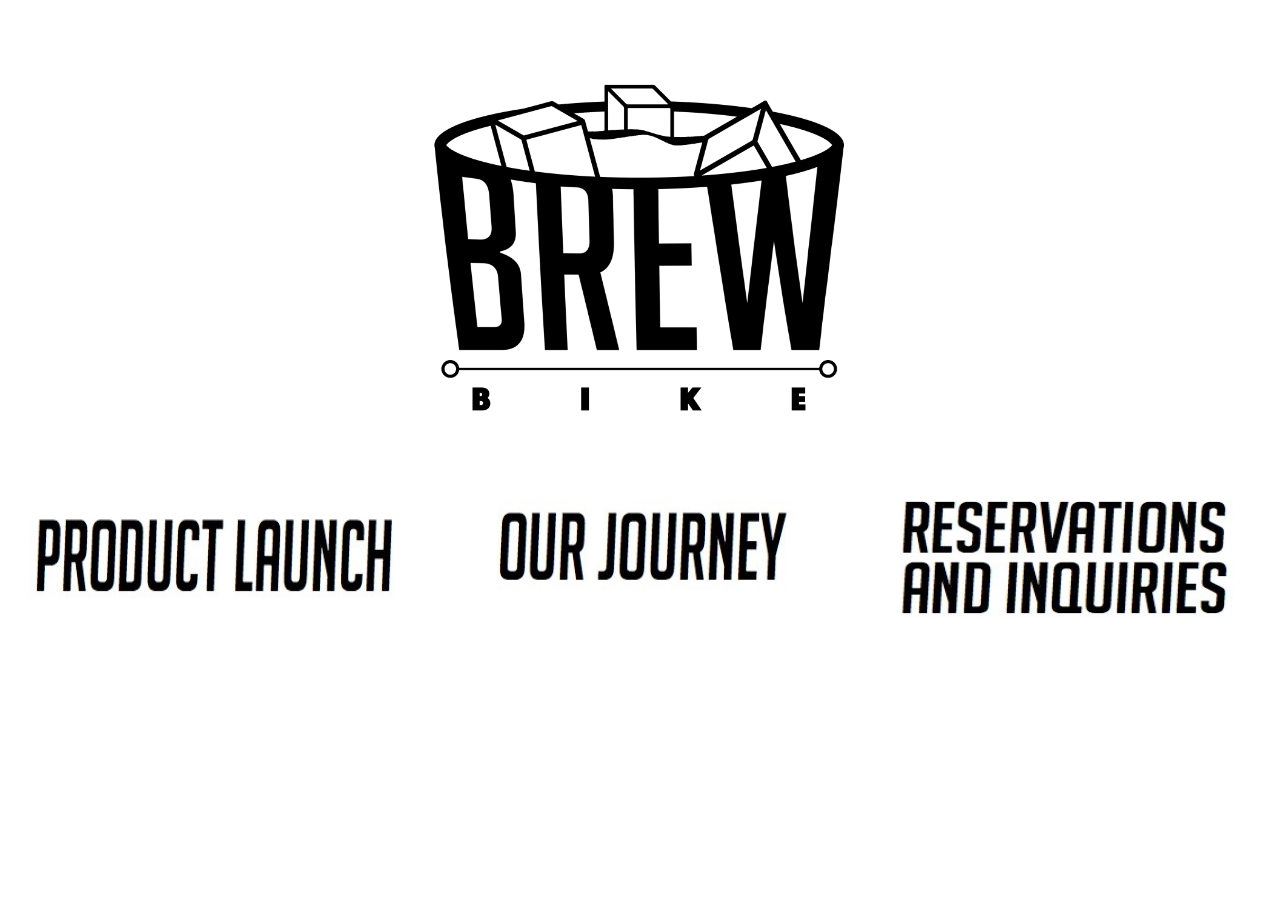
<file: html/index.html>
<!DOCTYPE html>
<html lang="en">
  <head>
    <meta charset="utf-8">
    <meta http-equiv="X-UA-Compatible" content="IE=edge">
    <meta name="viewport" content="width=device-width, initial-scale=1">
    <!-- The above 3 meta tags *must* come first in the head; any other head content must come *after* these tags -->
    <title>Brew Bike</title>
    <link rel="icon" href="../Brew Bike Logo (5).png" type="image/x-icon">
    <link href="../css/bootstrap.min.css" rel="stylesheet">
    <link href="../css/cover.css" rel="stylesheet">
  </head>

  <body>

  <!-- Home page -->
  <div class = "container-fluid"> 
      <img class = "logo" src = "../Brew Bike Logo.png"> 
  </div>

  <div class = "container-fluid">
    <div class = "row">
      <div class="col-md-4">
        <a href="PL.html"><img
          class = "PL" src="../1.jpg"></img></a>
      </div> 
      <div class="col-md-4" id="OJ">
        <a href="https://www.indiegogo.com/projects/brewbike-northwestern-s-first-mobile-coffee-shop#/"><img
          class = "OJ" src="../2.jpg"></img></a>
      </div>  
      <div class="col-md-4" id="I">
        <a href="I.html"><img
          class = "I" src="../3.jpg"></img></a>
      </div>
    </div>
  </div>

  </body>
  </html>
</file>
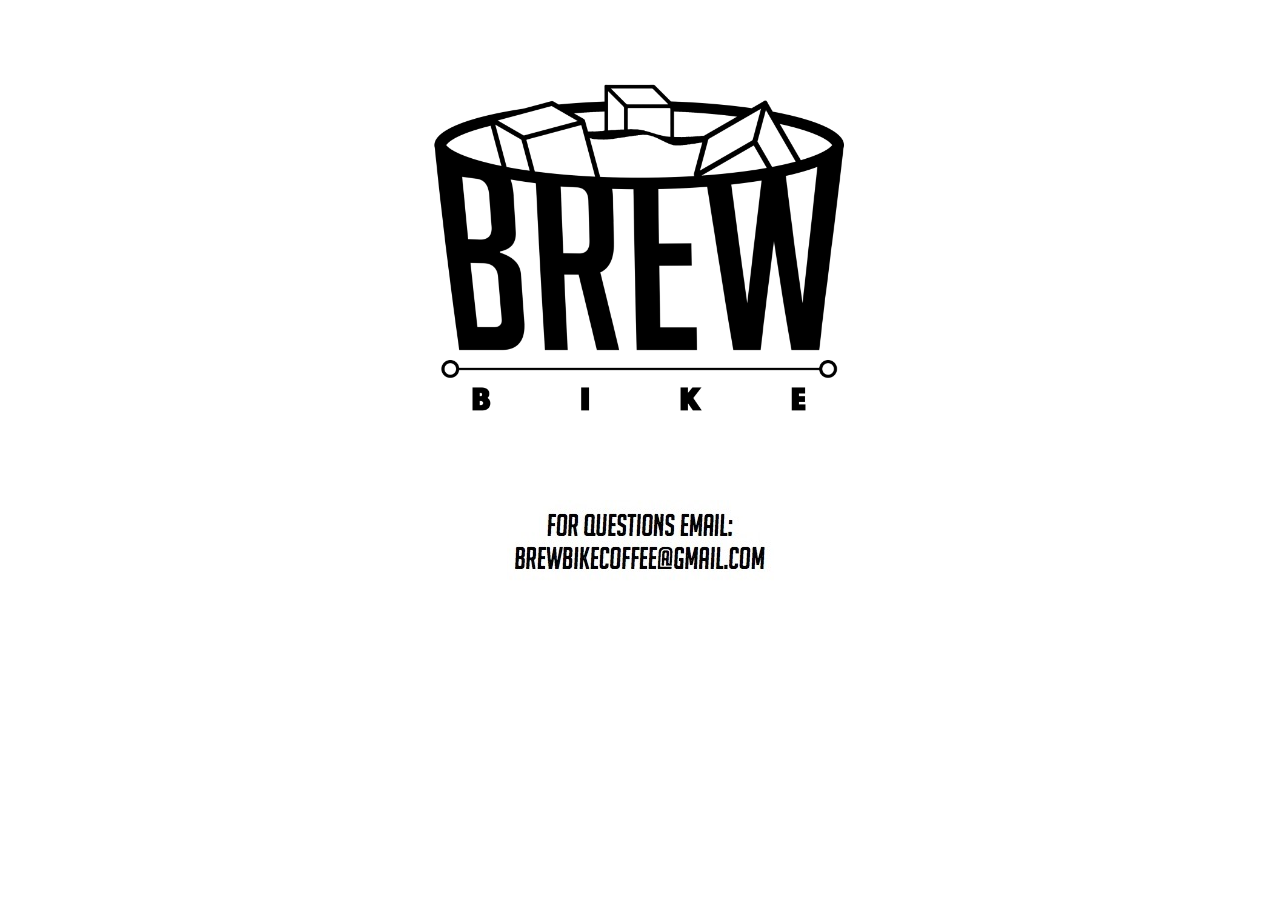
<file: html/I.html>
<!DOCTYPE html>
<html lang="en">
  <head>
    <meta charset="utf-8">
    <meta http-equiv="X-UA-Compatible" content="IE=edge">
    <meta name="viewport" content="width=device-width, initial-scale=1">
    <!-- The above 3 meta tags *must* come first in the head; any other head content must come *after* these tags -->
    <title>Brew Bike</title>
    <link rel="icon" href="../Brew Bike Logo (5).png" type="image/x-icon">
    <link href="../css/bootstrap.min.css" rel="stylesheet">
    <link href="../css/cover.css" rel="stylesheet">
  </head>

  <body>

  <!-- Home page -->
    <div class = "container-fluid"> 
    <a href = "index.html">
      <img class = "logo" src = "../Brew Bike Logo.png"> 
    </a>
  </div>
  <div class = "container-fluid">
    <img class = "email" src = "../email.jpg">
  </div>
  </body>
  </html>
</file>
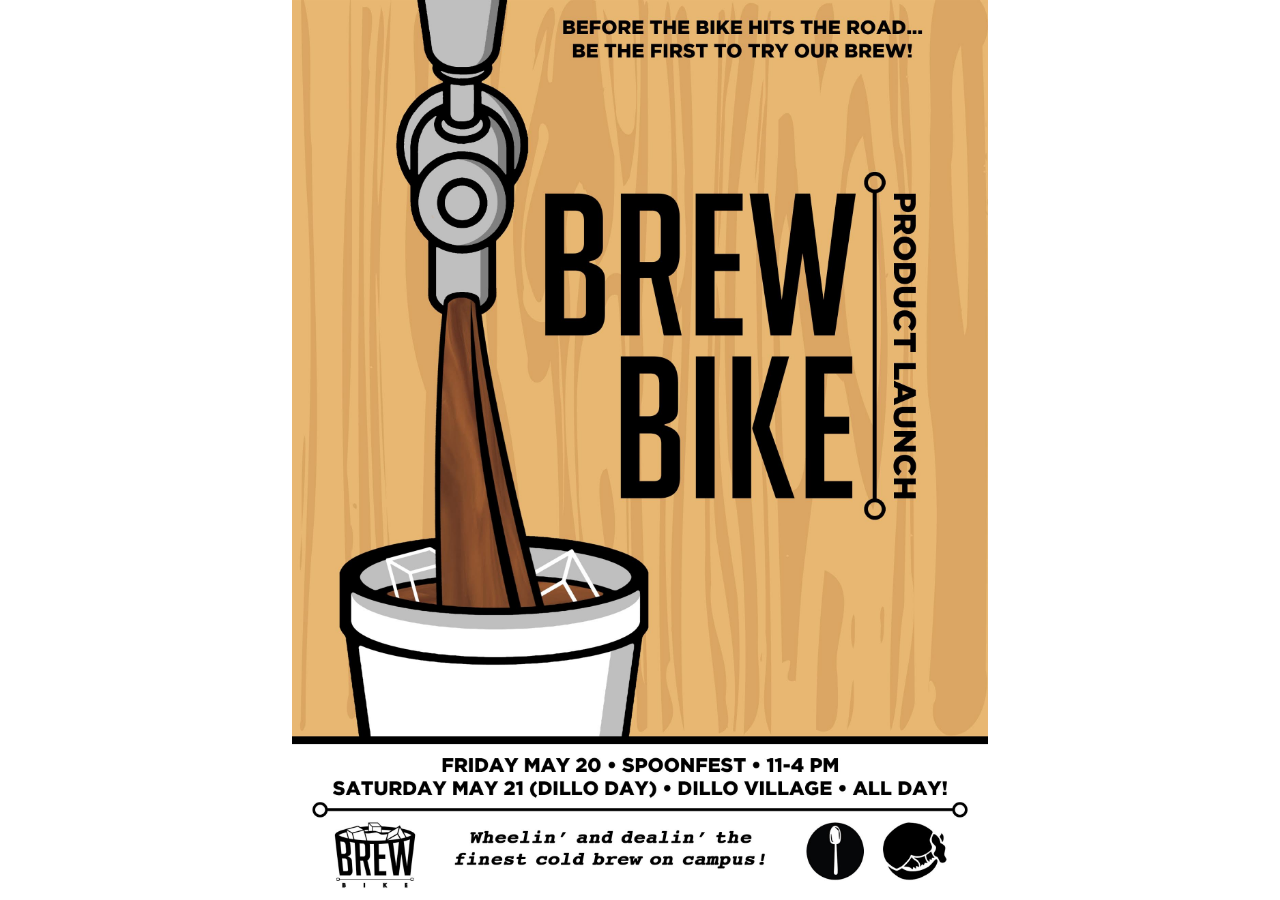
<file: html/PL.html>
<!DOCTYPE html>
<html lang="en">
  <head>
    <meta charset="utf-8">
    <meta http-equiv="X-UA-Compatible" content="IE=edge">
    <meta name="viewport" content="width=device-width, initial-scale=1">
    <!-- The above 3 meta tags *must* come first in the head; any other head content must come *after* these tags -->
    <title>Brew Bike</title>
    <link rel="icon" href="../Brew Bike Logo (5).png" type="image/x-icon">
    <link href="../css/bootstrap.min.css" rel="stylesheet">
    <link href="../css/cover.css" rel="stylesheet">
  </head>

  <body>

  <!-- Home page -->
  <div class = "container-fluid"> 
   <img class = "flyer" src = "../productlaunch.jpg"> 
  </div>

  </body>
  </html>
</file>
<file: css/cover.css>
@media screen and (min-width: 950px) {
.logo{
	height: 40%;
	width: 40%;
	position:relative;
	left:30%;
}
}

@media screen and (max-width: 950px) {
.logo{
	height: 55%;
	width: 55%;
	position:relative;
	left:23%;
}
}

.col-md-4{
	text-align: center;
	font-family: Arial;
	font-size:1.5em;
}
.PL{
	height:12vh;
	width:44vh;
}
.PL:hover {
	height:15vh;
	width:46vh;
}
.OJ{
	height:10vh;
	width:35vh;
}
.OJ:hover {
	height:13vh;
	width:37vh;
}
.I{
	height:13vh;
	width:37vh;
}
.I:hover {
	height:16vh;
	width:40vh;
}

.flyer{
	position:absolute;
	height:100vh;
	margin: auto;
    top: 0;
    left: 0;
    right: 0;
    bottom: 0;
}

.email{
	position:absolute;
	margin: auto;
    left: 0;
    right: 0;	
}
</file>
